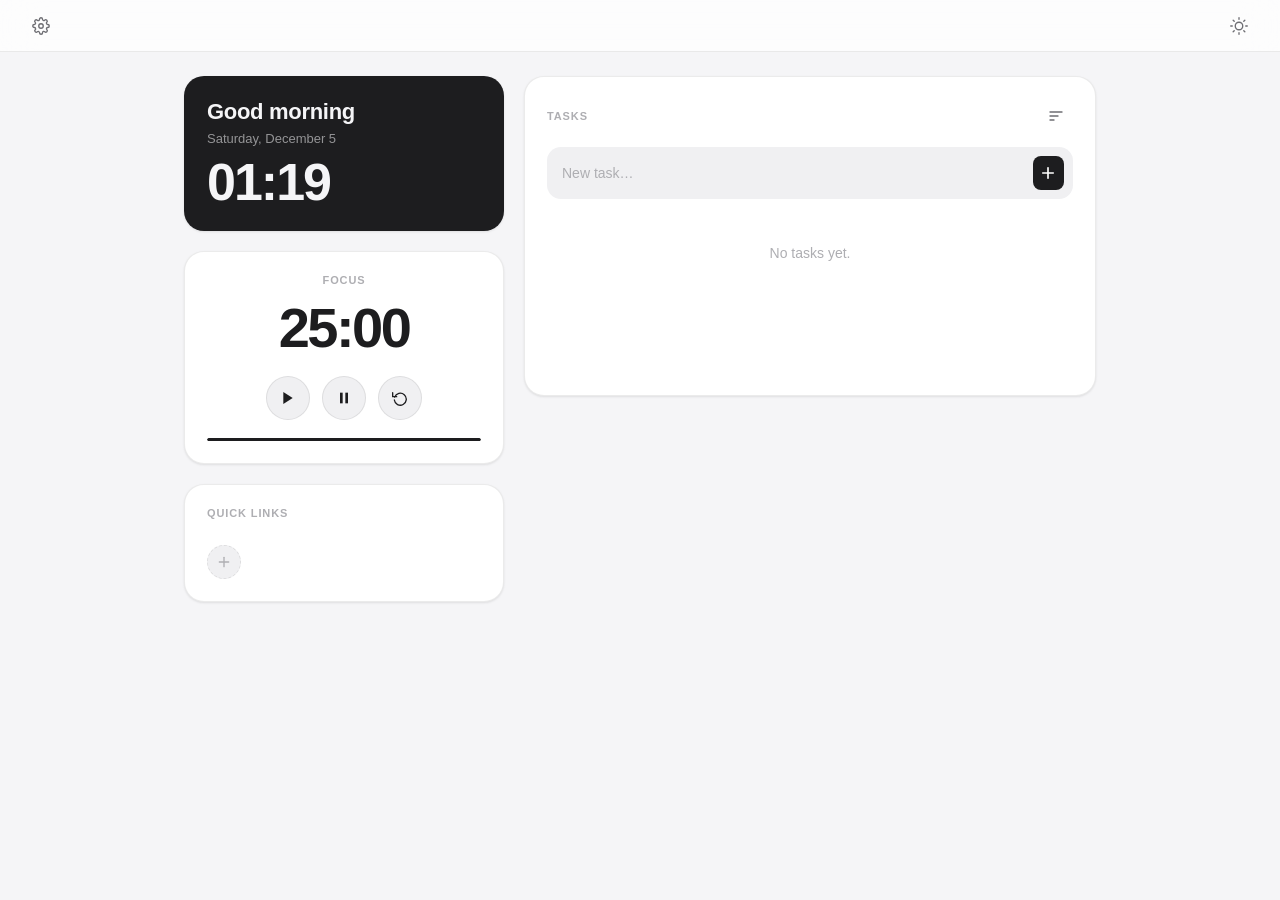
<file: index.html>
<!DOCTYPE html>
<html lang="en" data-theme="light">
<head>
  <meta charset="UTF-8" />
  <meta name="viewport" content="width=device-width, initial-scale=1.0" />
  <title>Life Dashboard</title>
  <link rel="stylesheet" href="todo-dashboard/css/style.css" />
</head>
<body>

  <!-- ───────────── TOP BAR ───────────── -->
  <header class="topbar">
    <div class="topbar-left">
      <button class="icon-btn" id="btn-settings" title="Settings" aria-label="Settings">
        <svg viewBox="0 0 24 24" fill="none" stroke="currentColor" stroke-width="1.8" stroke-linecap="round" stroke-linejoin="round">
          <circle cx="12" cy="12" r="3"/>
          <path d="M19.4 15a1.65 1.65 0 0 0 .33 1.82l.06.06a2 2 0 0 1-2.83 2.83l-.06-.06a1.65 1.65 0 0 0-1.82-.33 1.65 1.65 0 0 0-1 1.51V21a2 2 0 0 1-4 0v-.09A1.65 1.65 0 0 0 9 19.4a1.65 1.65 0 0 0-1.82.33l-.06.06a2 2 0 0 1-2.83-2.83l.06-.06A1.65 1.65 0 0 0 4.68 15a1.65 1.65 0 0 0-1.51-1H3a2 2 0 0 1 0-4h.09A1.65 1.65 0 0 0 4.6 9a1.65 1.65 0 0 0-.33-1.82l-.06-.06a2 2 0 0 1 2.83-2.83l.06.06A1.65 1.65 0 0 0 9 4.68a1.65 1.65 0 0 0 1-1.51V3a2 2 0 0 1 4 0v.09a1.65 1.65 0 0 0 1 1.51 1.65 1.65 0 0 0 1.82-.33l.06-.06a2 2 0 0 1 2.83 2.83l-.06.06A1.65 1.65 0 0 0 19.4 9a1.65 1.65 0 0 0 1.51 1H21a2 2 0 0 1 0 4h-.09a1.65 1.65 0 0 0-1.51 1z"/>
        </svg>
      </button>
    </div>
    <div class="topbar-right">
      <button class="icon-btn" id="btn-theme" title="Toggle theme" aria-label="Toggle theme">
        <svg class="icon-sun" viewBox="0 0 24 24" fill="none" stroke="currentColor" stroke-width="1.8" stroke-linecap="round" stroke-linejoin="round">
          <circle cx="12" cy="12" r="5"/>
          <line x1="12" y1="1" x2="12" y2="3"/><line x1="12" y1="21" x2="12" y2="23"/>
          <line x1="4.22" y1="4.22" x2="5.64" y2="5.64"/><line x1="18.36" y1="18.36" x2="19.78" y2="19.78"/>
          <line x1="1" y1="12" x2="3" y2="12"/><line x1="21" y1="12" x2="23" y2="12"/>
          <line x1="4.22" y1="19.78" x2="5.64" y2="18.36"/><line x1="18.36" y1="5.64" x2="19.78" y2="4.22"/>
        </svg>
        <svg class="icon-moon" viewBox="0 0 24 24" fill="none" stroke="currentColor" stroke-width="1.8" stroke-linecap="round" stroke-linejoin="round">
          <path d="M21 12.79A9 9 0 1 1 11.21 3 7 7 0 0 0 21 12.79z"/>
        </svg>
      </button>
    </div>
  </header>

  <!-- ───────────── MAIN LAYOUT ───────────── -->
  <main class="dashboard">

    <!-- LEFT COLUMN -->
    <section class="col-left">

      <!-- Greeting Card -->
      <div class="card card-greeting">
        <p class="greeting-text" id="greeting-text">Good morning</p>
        <p class="greeting-date" id="greeting-date">—</p>
        <p class="greeting-time" id="greeting-time">00:00</p>
      </div>

      <!-- Focus Timer Card -->
      <div class="card card-timer">
        <div class="card-label">Focus</div>
        <div class="timer-display" id="timer-display">25:00</div>
        <div class="timer-controls">
          <button class="timer-btn" id="timer-start">
            <svg viewBox="0 0 24 24" fill="currentColor"><polygon points="5,3 19,12 5,21"/></svg>
          </button>
          <button class="timer-btn" id="timer-stop">
            <svg viewBox="0 0 24 24" fill="currentColor"><rect x="6" y="4" width="4" height="16"/><rect x="14" y="4" width="4" height="16"/></svg>
          </button>
          <button class="timer-btn" id="timer-reset">
            <svg viewBox="0 0 24 24" fill="none" stroke="currentColor" stroke-width="2" stroke-linecap="round" stroke-linejoin="round">
              <polyline points="1 4 1 10 7 10"/><path d="M3.51 15a9 9 0 1 0 .49-4.3"/>
            </svg>
          </button>
        </div>
        <div class="timer-progress-wrap">
          <div class="timer-progress-bar" id="timer-progress"></div>
        </div>
      </div>

      <!-- Quick Links Card -->
      <div class="card card-links">
        <div class="card-label">Quick Links</div>
        <div class="links-grid" id="links-grid">
          <!-- rendered by JS -->
        </div>
        <button class="add-link-btn" id="btn-add-link" title="Add link">
          <svg viewBox="0 0 24 24" fill="none" stroke="currentColor" stroke-width="2" stroke-linecap="round" stroke-linejoin="round">
            <line x1="12" y1="5" x2="12" y2="19"/><line x1="5" y1="12" x2="19" y2="12"/>
          </svg>
        </button>
      </div>

    </section>

    <!-- RIGHT COLUMN -->
    <section class="col-right">

      <!-- To-Do List Card -->
      <div class="card card-todo">
        <div class="todo-header">
          <span class="card-label">Tasks</span>
          <div class="todo-actions">
            <button class="icon-btn small" id="btn-sort" title="Sort tasks" aria-label="Sort tasks">
              <svg viewBox="0 0 24 24" fill="none" stroke="currentColor" stroke-width="2" stroke-linecap="round" stroke-linejoin="round">
                <line x1="3" y1="6" x2="21" y2="6"/><line x1="3" y1="12" x2="15" y2="12"/><line x1="3" y1="18" x2="9" y2="18"/>
              </svg>
            </button>
          </div>
        </div>

        <!-- Sort dropdown -->
        <div class="sort-dropdown hidden" id="sort-dropdown">
          <button class="sort-opt" data-sort="default">Default</button>
          <button class="sort-opt" data-sort="az">A → Z</button>
          <button class="sort-opt" data-sort="za">Z → A</button>
          <button class="sort-opt" data-sort="active">Active first</button>
          <button class="sort-opt" data-sort="done">Done first</button>
        </div>

        <!-- Add task input -->
        <div class="todo-input-row">
          <input type="text" id="todo-input" placeholder="New task…" maxlength="120" autocomplete="off" />
          <button class="icon-btn accent" id="btn-add-task" title="Add task" aria-label="Add task">
            <svg viewBox="0 0 24 24" fill="none" stroke="currentColor" stroke-width="2.2" stroke-linecap="round" stroke-linejoin="round">
              <line x1="12" y1="5" x2="12" y2="19"/><line x1="5" y1="12" x2="19" y2="12"/>
            </svg>
          </button>
        </div>

        <!-- Task list -->
        <ul class="todo-list" id="todo-list">
          <!-- rendered by JS -->
        </ul>

        <p class="todo-empty hidden" id="todo-empty">No tasks yet.</p>
      </div>

    </section>

  </main>

  <!-- ═══════════════ MODALS ═══════════════ -->

  <!-- Settings Modal -->
  <div class="modal-overlay hidden" id="modal-settings">
    <div class="modal">
      <div class="modal-header">
        <span class="modal-title">Settings</span>
        <button class="icon-btn" id="close-settings" aria-label="Close">
          <svg viewBox="0 0 24 24" fill="none" stroke="currentColor" stroke-width="2" stroke-linecap="round" stroke-linejoin="round">
            <line x1="18" y1="6" x2="6" y2="18"/><line x1="6" y1="6" x2="18" y2="18"/>
          </svg>
        </button>
      </div>
      <div class="modal-body">
        <label class="field-label">Your name</label>
        <input type="text" id="input-name" placeholder="e.g. Alex" maxlength="40" autocomplete="off" />

        <label class="field-label" style="margin-top:20px">Focus duration (minutes)</label>
        <input type="number" id="input-duration" min="1" max="120" value="25" />
      </div>
      <div class="modal-footer">
        <button class="btn-primary" id="save-settings">Save</button>
      </div>
    </div>
  </div>

  <!-- Add Link Modal -->
  <div class="modal-overlay hidden" id="modal-link">
    <div class="modal">
      <div class="modal-header">
        <span class="modal-title">Add Quick Link</span>
        <button class="icon-btn" id="close-link" aria-label="Close">
          <svg viewBox="0 0 24 24" fill="none" stroke="currentColor" stroke-width="2" stroke-linecap="round" stroke-linejoin="round">
            <line x1="18" y1="6" x2="6" y2="18"/><line x1="6" y1="6" x2="18" y2="18"/>
          </svg>
        </button>
      </div>
      <div class="modal-body">
        <label class="field-label">Label</label>
        <input type="text" id="link-label" placeholder="GitHub" maxlength="20" autocomplete="off" />

        <label class="field-label" style="margin-top:16px">URL</label>
        <input type="url" id="link-url" placeholder="https://github.com" autocomplete="off" />
      </div>
      <div class="modal-footer">
        <button class="btn-primary" id="save-link">Add</button>
      </div>
    </div>
  </div>

  <!-- Edit Task Modal -->
  <div class="modal-overlay hidden" id="modal-edit-task">
    <div class="modal">
      <div class="modal-header">
        <span class="modal-title">Edit Task</span>
        <button class="icon-btn" id="close-edit-task" aria-label="Close">
          <svg viewBox="0 0 24 24" fill="none" stroke="currentColor" stroke-width="2" stroke-linecap="round" stroke-linejoin="round">
            <line x1="18" y1="6" x2="6" y2="18"/><line x1="6" y1="6" x2="18" y2="18"/>
          </svg>
        </button>
      </div>
      <div class="modal-body">
        <label class="field-label">Task name</label>
        <input type="text" id="edit-task-input" maxlength="120" autocomplete="off" />
      </div>
      <div class="modal-footer">
        <button class="btn-primary" id="save-edit-task">Save</button>
      </div>
    </div>
  </div>

  <!-- Toast notification -->
  <div class="toast hidden" id="toast"></div>

  <script src="todo-dashboard/js/script.js"></script>
</body>
</html>
</file>
<file: todo-dashboard/css/style.css>
/* ─────────────────────────────────────────────
   LIFE DASHBOARD — style.css
   Apple-inspired, near-monochrome, micro-interactions
───────────────────────────────────────────── */

/* ── Custom Properties ── */
:root {
  --bg:          #f5f5f7;
  --surface:     #ffffff;
  --surface-2:   #f0f0f2;
  --border:      rgba(0,0,0,0.08);
  --text-primary:#1d1d1f;
  --text-secondary:#6e6e73;
  --text-tertiary:#aeaeb2;
  --accent:      #1d1d1f;
  --accent-fg:   #ffffff;
  --danger:      #ff3b30;
  --shadow-sm:   0 1px 3px rgba(0,0,0,0.06), 0 1px 2px rgba(0,0,0,0.04);
  --shadow-md:   0 4px 16px rgba(0,0,0,0.07), 0 1px 4px rgba(0,0,0,0.05);
  --shadow-lg:   0 20px 60px rgba(0,0,0,0.12), 0 4px 16px rgba(0,0,0,0.07);
  --radius-sm:   8px;
  --radius-md:   14px;
  --radius-lg:   20px;
  --transition:  0.22s cubic-bezier(0.4, 0, 0.2, 1);
}

[data-theme="dark"] {
  --bg:          #000000;
  --surface:     #1c1c1e;
  --surface-2:   #2c2c2e;
  --border:      rgba(255,255,255,0.09);
  --text-primary:#f5f5f7;
  --text-secondary:#98989d;
  --text-tertiary:#636366;
  --accent:      #f5f5f7;
  --accent-fg:   #1c1c1e;
  --shadow-sm:   0 1px 3px rgba(0,0,0,0.3);
  --shadow-md:   0 4px 16px rgba(0,0,0,0.4);
  --shadow-lg:   0 20px 60px rgba(0,0,0,0.6);
}

/* ── Reset & Base ── */
*, *::before, *::after { box-sizing: border-box; margin: 0; padding: 0; }

html { -webkit-font-smoothing: antialiased; }

body {
  font-family: -apple-system, BlinkMacSystemFont, "SF Pro Text", "Segoe UI",
               Roboto, Helvetica, Arial, sans-serif;
  font-size: 15px;
  background: var(--bg);
  color: var(--text-primary);
  min-height: 100vh;
  transition: background var(--transition), color var(--transition);
}

ul { list-style: none; }
button { cursor: pointer; border: none; background: none; color: inherit; font: inherit; }
input  { font: inherit; color: inherit; background: none; border: none; outline: none; width: 100%; }
a { text-decoration: none; color: inherit; }

/* ── Scrollbar ── */
::-webkit-scrollbar { width: 5px; }
::-webkit-scrollbar-track { background: transparent; }
::-webkit-scrollbar-thumb { background: var(--border); border-radius: 10px; }

/* ─────────────────────────────────────────────
   TOP BAR
───────────────────────────────────────────── */
.topbar {
  position: fixed;
  top: 0; left: 0; right: 0;
  height: 52px;
  display: flex;
  align-items: center;
  justify-content: space-between;
  padding: 0 24px;
  z-index: 100;
  background: rgba(255,255,255,0.75);
  backdrop-filter: blur(20px);
  -webkit-backdrop-filter: blur(20px);
  border-bottom: 1px solid var(--border);
  transition: background var(--transition), border-color var(--transition);
}

[data-theme="dark"] .topbar {
  background: rgba(0,0,0,0.6);
}

.topbar-left, .topbar-right { display: flex; align-items: center; gap: 8px; }

/* ── Icon Buttons ── */
.icon-btn {
  width: 34px; height: 34px;
  border-radius: var(--radius-sm);
  display: grid; place-items: center;
  color: var(--text-secondary);
  transition: background var(--transition), color var(--transition), transform var(--transition);
}
.icon-btn svg { width: 18px; height: 18px; }
.icon-btn:hover { background: var(--surface-2); color: var(--text-primary); }
.icon-btn:active { transform: scale(0.92); }

.icon-btn.small svg { width: 16px; height: 16px; }

.icon-btn.accent {
  background: var(--accent);
  color: var(--accent-fg);
  border-radius: var(--radius-sm);
}
.icon-btn.accent:hover { opacity: 0.85; background: var(--accent); }

/* Sun / Moon icon visibility */
.icon-sun  { display: block; }
.icon-moon { display: none; }
[data-theme="dark"] .icon-sun  { display: none; }
[data-theme="dark"] .icon-moon { display: block; }

/* ─────────────────────────────────────────────
   DASHBOARD LAYOUT
───────────────────────────────────────────── */
.dashboard {
  max-width: 960px;
  margin: 0 auto;
  padding: 76px 24px 40px;
  display: grid;
  grid-template-columns: 320px 1fr;
  gap: 20px;
  align-items: start;
}

@media (max-width: 700px) {
  .dashboard { grid-template-columns: 1fr; padding: 68px 14px 32px; }
}

/* ─────────────────────────────────────────────
   CARD
───────────────────────────────────────────── */
.card {
  background: var(--surface);
  border-radius: var(--radius-lg);
  border: 1px solid var(--border);
  box-shadow: var(--shadow-sm);
  padding: 22px;
  transition: background var(--transition), border-color var(--transition), box-shadow var(--transition);
}
.card:hover { box-shadow: var(--shadow-md); }

.card-label {
  font-size: 11px;
  font-weight: 600;
  letter-spacing: 0.08em;
  text-transform: uppercase;
  color: var(--text-tertiary);
  margin-bottom: 14px;
  display: block;
}

.col-left, .col-right { display: flex; flex-direction: column; gap: 20px; }

/* ─────────────────────────────────────────────
   GREETING CARD
───────────────────────────────────────────── */
.card-greeting {
  background: var(--text-primary);
  color: var(--bg);
  border-color: transparent;
}

[data-theme="dark"] .card-greeting {
  background: var(--surface);
  color: var(--text-primary);
  border-color: var(--border);
}

.greeting-text {
  font-size: 22px;
  font-weight: 600;
  letter-spacing: -0.3px;
  line-height: 1.2;
  margin-bottom: 6px;
}

.greeting-date {
  font-size: 13px;
  opacity: 0.55;
  margin-bottom: 10px;
}

.greeting-time {
  font-size: 52px;
  font-weight: 700;
  letter-spacing: -2px;
  line-height: 1;
  font-variant-numeric: tabular-nums;
}

/* ─────────────────────────────────────────────
   FOCUS TIMER CARD
───────────────────────────────────────────── */
.card-timer { text-align: center; }

.timer-display {
  font-size: 56px;
  font-weight: 700;
  letter-spacing: -2.5px;
  font-variant-numeric: tabular-nums;
  margin: 4px 0 20px;
  line-height: 1;
  color: var(--text-primary);
  transition: color var(--transition);
}

.timer-controls {
  display: flex;
  justify-content: center;
  gap: 12px;
  margin-bottom: 18px;
}

.timer-btn {
  width: 44px; height: 44px;
  border-radius: 50%;
  background: var(--surface-2);
  color: var(--text-primary);
  display: grid; place-items: center;
  transition: background var(--transition), transform var(--transition), box-shadow var(--transition);
  border: 1px solid var(--border);
}
.timer-btn svg { width: 16px; height: 16px; }
.timer-btn:hover { background: var(--accent); color: var(--accent-fg); box-shadow: var(--shadow-sm); }
.timer-btn:active { transform: scale(0.9); }

/* Progress bar */
.timer-progress-wrap {
  height: 3px;
  background: var(--surface-2);
  border-radius: 99px;
  overflow: hidden;
}
.timer-progress-bar {
  height: 100%;
  width: 100%;
  background: var(--text-primary);
  border-radius: 99px;
  transition: width 1s linear, background var(--transition);
  transform-origin: left;
}

/* Running state */
.timer-running .timer-display { color: var(--text-primary); }

/* ─────────────────────────────────────────────
   QUICK LINKS CARD
───────────────────────────────────────────── */
.links-grid {
  display: flex;
  flex-wrap: wrap;
  gap: 8px;
  margin-bottom: 12px;
  min-height: 0;
}

.link-chip {
  display: inline-flex;
  align-items: center;
  gap: 6px;
  padding: 6px 12px;
  background: var(--surface-2);
  border-radius: 99px;
  font-size: 13px;
  font-weight: 500;
  border: 1px solid var(--border);
  transition: background var(--transition), transform var(--transition), box-shadow var(--transition);
  cursor: pointer;
  animation: fadeInUp 0.25s ease;
}
.link-chip:hover { background: var(--accent); color: var(--accent-fg); transform: translateY(-1px); box-shadow: var(--shadow-sm); }
.link-chip:active { transform: translateY(0) scale(0.96); }

.link-chip-del {
  width: 16px; height: 16px;
  border-radius: 50%;
  background: rgba(0,0,0,0.15);
  color: inherit;
  font-size: 11px;
  display: grid; place-items: center;
  opacity: 0;
  transition: opacity var(--transition);
  flex-shrink: 0;
}
[data-theme="dark"] .link-chip-del { background: rgba(255,255,255,0.15); }
.link-chip:hover .link-chip-del { opacity: 1; }

.add-link-btn {
  width: 34px; height: 34px;
  border-radius: 50%;
  background: var(--surface-2);
  border: 1px dashed var(--border);
  color: var(--text-tertiary);
  display: grid; place-items: center;
  transition: background var(--transition), color var(--transition), transform var(--transition);
}
.add-link-btn svg { width: 16px; height: 16px; }
.add-link-btn:hover { background: var(--accent); color: var(--accent-fg); border-style: solid; transform: scale(1.08); }
.add-link-btn:active { transform: scale(0.93); }

/* ─────────────────────────────────────────────
   TO-DO CARD
───────────────────────────────────────────── */
.card-todo { min-height: 320px; }

.todo-header {
  display: flex;
  align-items: center;
  justify-content: space-between;
  margin-bottom: 14px;
}
.todo-header .card-label { margin-bottom: 0; }
.todo-actions { display: flex; gap: 4px; position: relative; }

/* Sort dropdown */
.sort-dropdown {
  position: absolute;
  top: calc(100% + 6px);
  right: 0;
  background: var(--surface);
  border: 1px solid var(--border);
  border-radius: var(--radius-md);
  box-shadow: var(--shadow-lg);
  padding: 6px;
  z-index: 50;
  min-width: 140px;
  animation: fadeInDown 0.18s ease;
}
.sort-opt {
  display: block;
  width: 100%;
  text-align: left;
  padding: 8px 12px;
  border-radius: var(--radius-sm);
  font-size: 13px;
  color: var(--text-primary);
  transition: background var(--transition);
}
.sort-opt:hover { background: var(--surface-2); }
.sort-opt.active { font-weight: 600; }

/* Input row */
.todo-input-row {
  display: flex;
  align-items: center;
  gap: 8px;
  background: var(--surface-2);
  border-radius: var(--radius-md);
  padding: 8px 8px 8px 14px;
  margin-bottom: 14px;
  border: 1px solid transparent;
  transition: border-color var(--transition), box-shadow var(--transition);
}
.todo-input-row:focus-within {
  border-color: var(--border);
  box-shadow: 0 0 0 3px rgba(0,0,0,0.05);
}
[data-theme="dark"] .todo-input-row:focus-within {
  box-shadow: 0 0 0 3px rgba(255,255,255,0.05);
}
#todo-input { font-size: 14px; }
#todo-input::placeholder { color: var(--text-tertiary); }

/* Task list */
.todo-list { display: flex; flex-direction: column; gap: 6px; }

.todo-item {
  display: flex;
  align-items: center;
  gap: 10px;
  padding: 10px 12px;
  border-radius: var(--radius-md);
  border: 1px solid var(--border);
  background: var(--surface);
  transition: background var(--transition), opacity var(--transition), transform var(--transition), box-shadow var(--transition);
  animation: fadeInUp 0.2s ease;
}
.todo-item:hover { background: var(--surface-2); box-shadow: var(--shadow-sm); }

/* Checkbox */
.todo-check {
  width: 20px; height: 20px;
  flex-shrink: 0;
  border-radius: 50%;
  border: 1.5px solid var(--text-tertiary);
  background: none;
  display: grid; place-items: center;
  transition: background var(--transition), border-color var(--transition), transform var(--transition);
  color: var(--accent-fg);
}
.todo-check:hover { border-color: var(--text-primary); transform: scale(1.1); }
.todo-check:active { transform: scale(0.9); }

.todo-check svg { width: 11px; height: 11px; opacity: 0; transition: opacity var(--transition); stroke-width: 3; }

.todo-item.done .todo-check {
  background: var(--text-primary);
  border-color: var(--text-primary);
}
.todo-item.done .todo-check svg { opacity: 1; }
.todo-item.done .todo-text {
  text-decoration: line-through;
  color: var(--text-tertiary);
}

/* Task text */
.todo-text {
  flex: 1;
  font-size: 14px;
  line-height: 1.4;
  word-break: break-word;
  transition: color var(--transition);
}

/* Task actions */
.todo-item-actions {
  display: flex;
  gap: 2px;
  opacity: 0;
  transition: opacity var(--transition);
}
.todo-item:hover .todo-item-actions { opacity: 1; }

.task-btn {
  width: 28px; height: 28px;
  border-radius: 6px;
  color: var(--text-tertiary);
  display: grid; place-items: center;
  transition: background var(--transition), color var(--transition), transform var(--transition);
}
.task-btn svg { width: 13px; height: 13px; }
.task-btn:hover { background: var(--surface-2); color: var(--text-primary); }
.task-btn.danger:hover { background: rgba(255,59,48,0.1); color: var(--danger); }
.task-btn:active { transform: scale(0.88); }

.todo-empty {
  text-align: center;
  color: var(--text-tertiary);
  font-size: 14px;
  padding: 32px 0;
}

/* ─────────────────────────────────────────────
   MODALS
───────────────────────────────────────────── */
.modal-overlay {
  position: fixed;
  inset: 0;
  background: rgba(0,0,0,0.35);
  backdrop-filter: blur(6px);
  -webkit-backdrop-filter: blur(6px);
  display: grid;
  place-items: center;
  z-index: 200;
  animation: fadeIn 0.18s ease;
}

.modal {
  background: var(--surface);
  border-radius: var(--radius-lg);
  border: 1px solid var(--border);
  box-shadow: var(--shadow-lg);
  width: 340px;
  max-width: calc(100vw - 32px);
  animation: slideUp 0.22s cubic-bezier(0.34, 1.56, 0.64, 1);
  overflow: hidden;
}

.modal-header {
  display: flex;
  align-items: center;
  justify-content: space-between;
  padding: 18px 20px 0;
}
.modal-title { font-size: 16px; font-weight: 600; }

.modal-body { padding: 18px 20px; }

.field-label {
  display: block;
  font-size: 12px;
  font-weight: 500;
  color: var(--text-secondary);
  margin-bottom: 8px;
}

.modal-body input[type="text"],
.modal-body input[type="url"],
.modal-body input[type="number"] {
  width: 100%;
  background: var(--surface-2);
  border: 1px solid var(--border);
  border-radius: var(--radius-sm);
  padding: 10px 12px;
  font-size: 14px;
  color: var(--text-primary);
  transition: border-color var(--transition), box-shadow var(--transition);
}
.modal-body input:focus {
  border-color: var(--text-secondary);
  box-shadow: 0 0 0 3px rgba(0,0,0,0.06);
  outline: none;
}
[data-theme="dark"] .modal-body input:focus {
  box-shadow: 0 0 0 3px rgba(255,255,255,0.06);
}

.modal-footer {
  padding: 0 20px 20px;
}

.btn-primary {
  width: 100%;
  padding: 11px;
  background: var(--accent);
  color: var(--accent-fg);
  border-radius: var(--radius-md);
  font-size: 14px;
  font-weight: 600;
  transition: opacity var(--transition), transform var(--transition);
}
.btn-primary:hover { opacity: 0.85; }
.btn-primary:active { transform: scale(0.98); }

/* ─────────────────────────────────────────────
   TOAST
───────────────────────────────────────────── */
.toast {
  position: fixed;
  bottom: 28px;
  left: 50%;
  transform: translateX(-50%) translateY(0);
  background: var(--text-primary);
  color: var(--accent-fg);
  padding: 10px 20px;
  border-radius: 99px;
  font-size: 13px;
  font-weight: 500;
  z-index: 999;
  box-shadow: var(--shadow-md);
  opacity: 1;
  transition: opacity 0.3s ease, transform 0.3s ease;
  white-space: nowrap;
}
.toast.hidden { opacity: 0; transform: translateX(-50%) translateY(12px); pointer-events: none; }

/* ─────────────────────────────────────────────
   UTILITY
───────────────────────────────────────────── */
.hidden { display: none !important; }

/* ─────────────────────────────────────────────
   ANIMATIONS
───────────────────────────────────────────── */
@keyframes fadeIn {
  from { opacity: 0; }
  to   { opacity: 1; }
}

@keyframes fadeInUp {
  from { opacity: 0; transform: translateY(8px); }
  to   { opacity: 1; transform: translateY(0); }
}

@keyframes fadeInDown {
  from { opacity: 0; transform: translateY(-6px); }
  to   { opacity: 1; transform: translateY(0); }
}

@keyframes slideUp {
  from { opacity: 0; transform: translateY(24px) scale(0.97); }
  to   { opacity: 1; transform: translateY(0) scale(1); }
}

@keyframes checkPop {
  0%   { transform: scale(1); }
  40%  { transform: scale(1.22); }
  100% { transform: scale(1); }
}

.check-pop { animation: checkPop 0.25s cubic-bezier(0.34, 1.56, 0.64, 1); }
</file>
